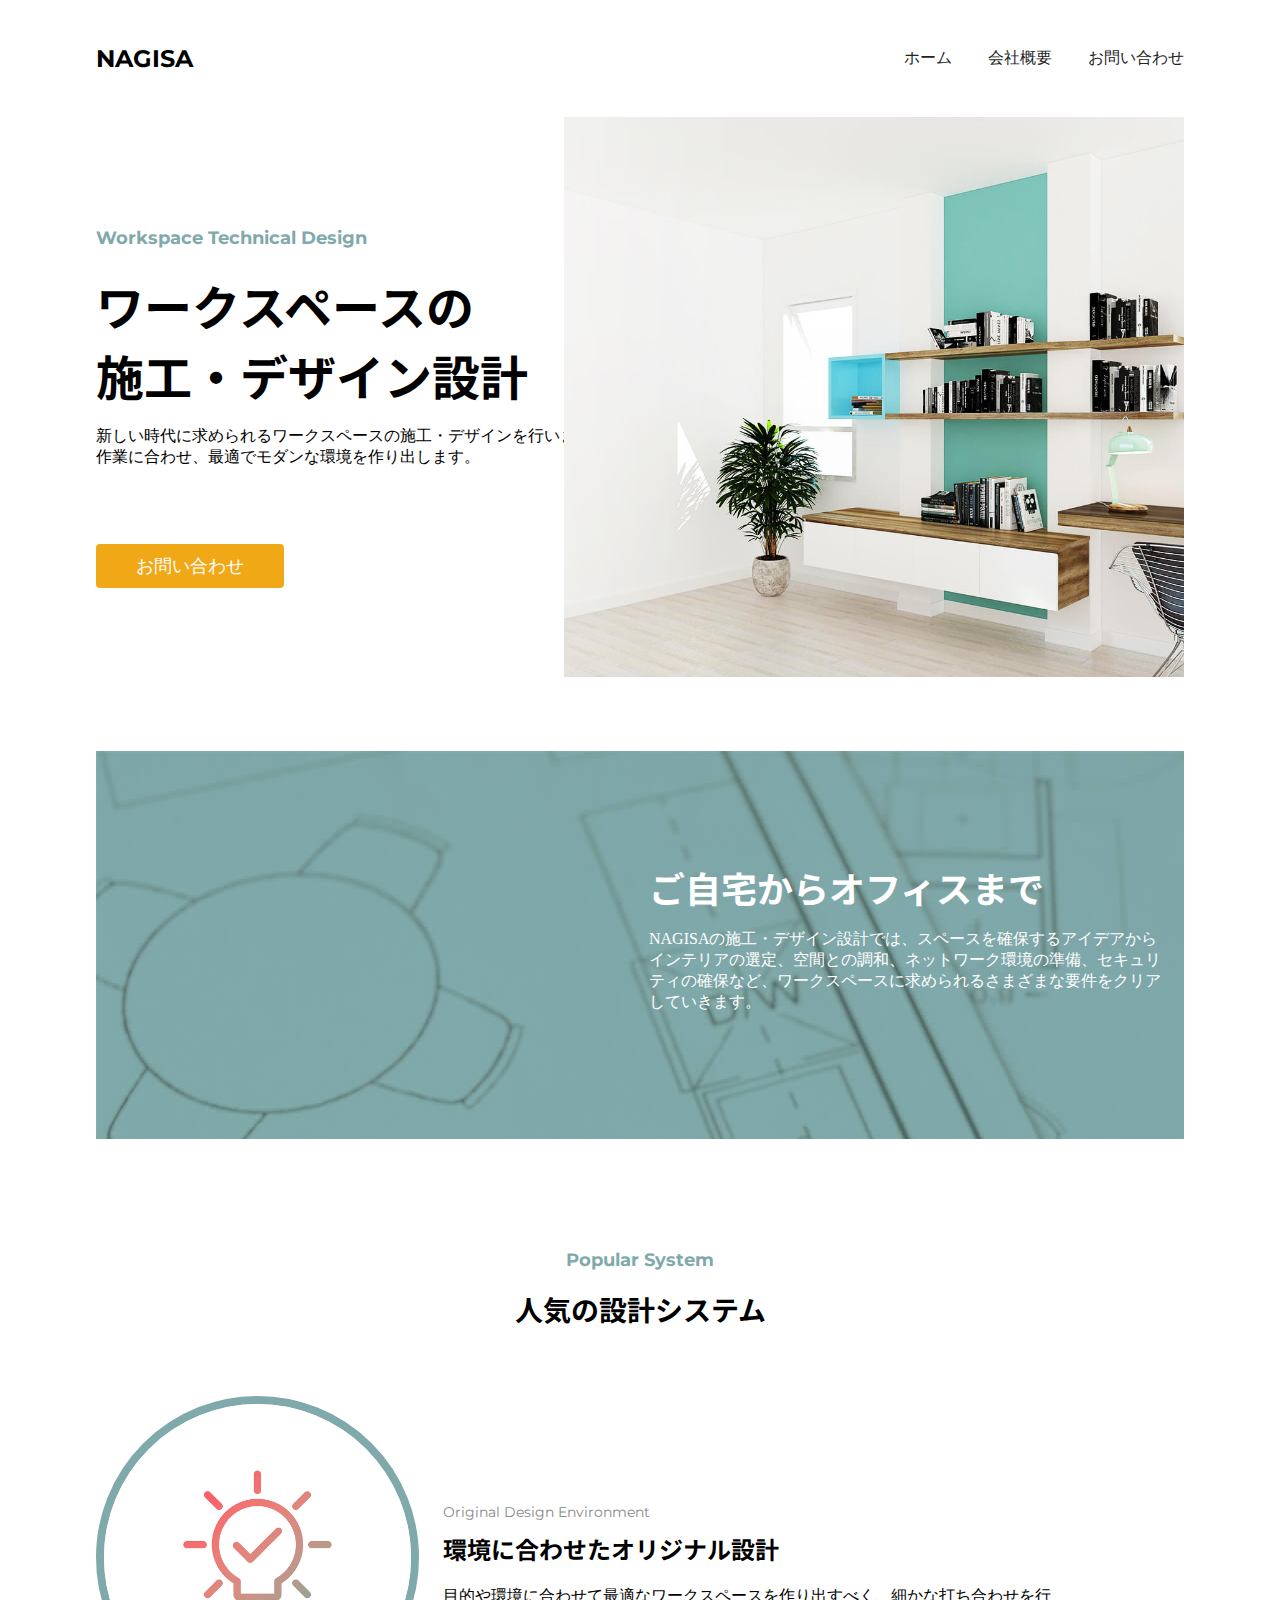
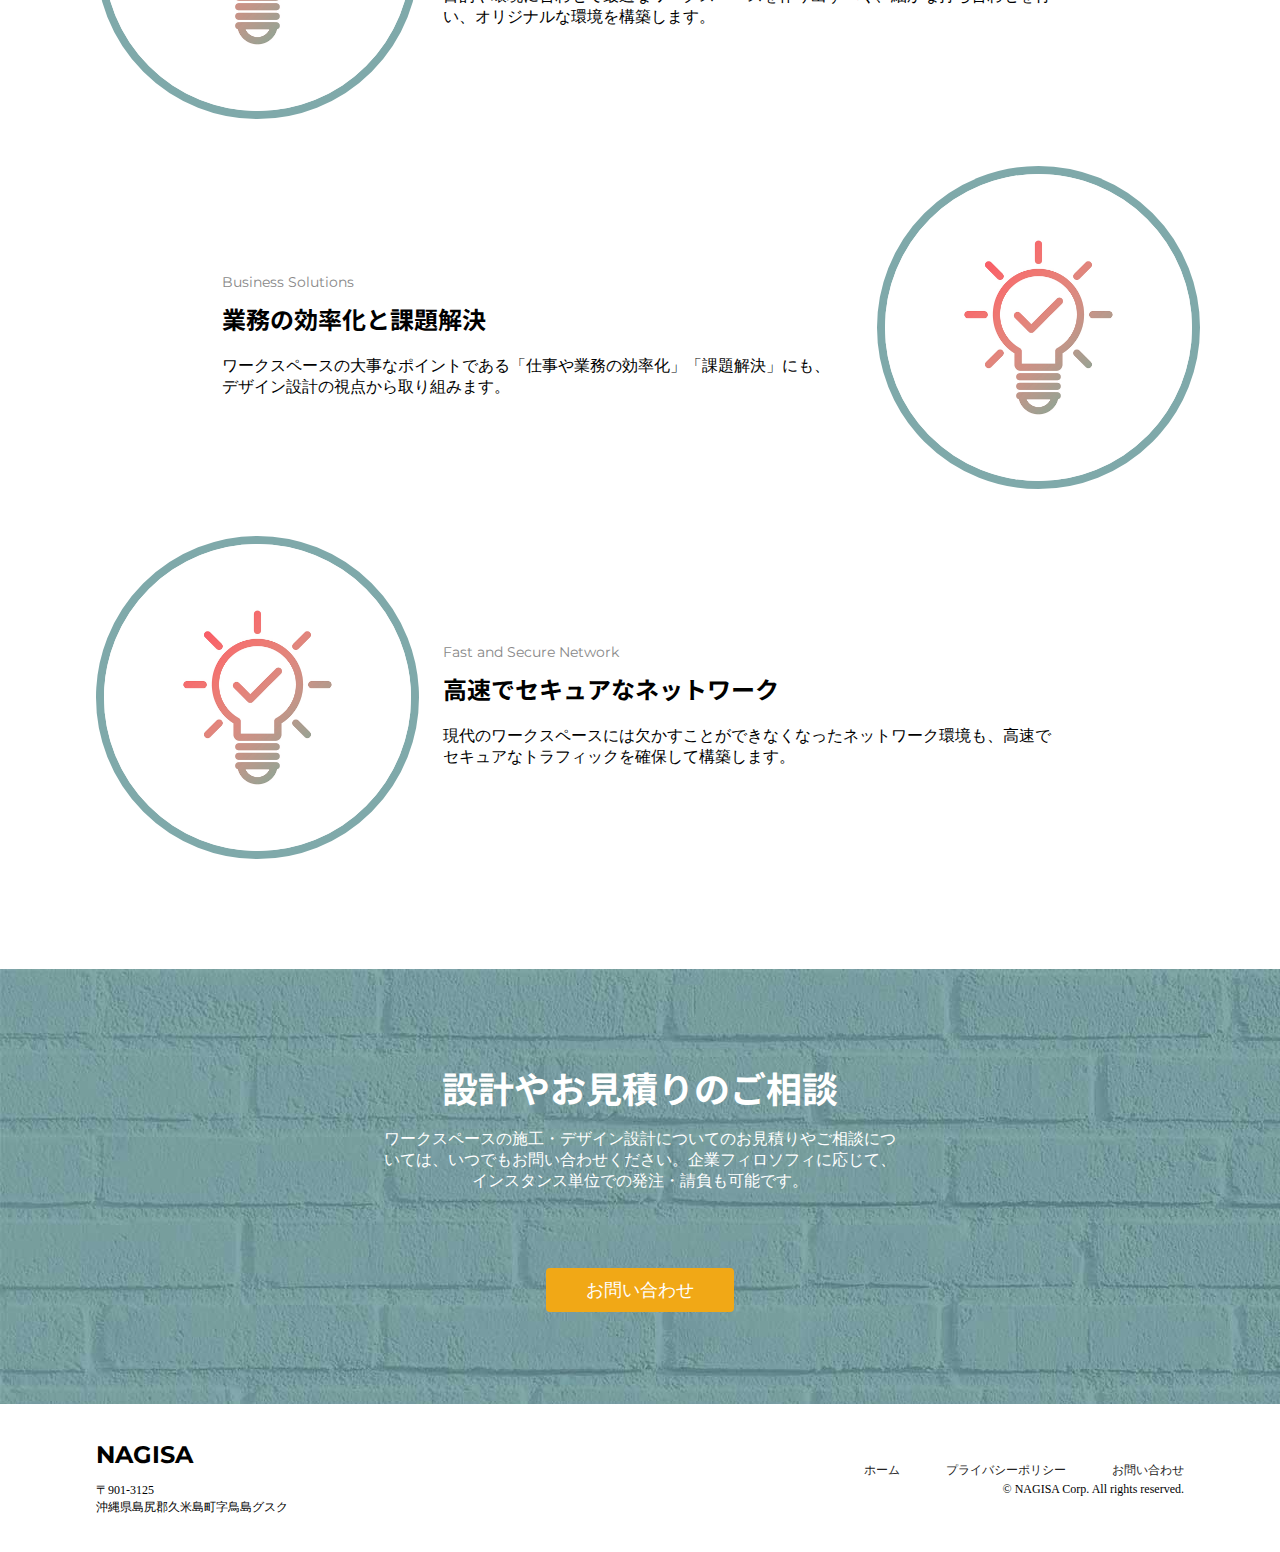
<file: index.html>
<!DOCTYPE html>
<html lang="ja">
<head>
    <meta charset="UTF-8">
    <meta http-equiv="X-UA-Compatible" content="IE=edge">
    <meta name="viewport" content="width=device-width, initial-scale=1.0">
    <link href="https://fonts.googleapis.com/css2?family=Montserrat:wght@400;700&family=Noto+Sans+JP:wght@700;900&display=swap" rel="stylesheet">
    <link rel="stylesheet" href="style.css">
    <title>NAGISA</title>
</head>
<body>
    <header class="header">
        <div class="logo">
            NAGISA
        </div>
        <nav class="nav">
            <ul>
                <li><a href="index.html">ホーム</a></li>
                <li><a href="content.html">会社概要</a></li>
                <li><a href="#">お問い合わせ</a></li>
            </ul>
        </nav>
    </header>
    <section class="hero">
        <figure>
            <img src="img/workspace.jpg" alt="">
        </figure>
        <div class="text">
            <div class="subtitle">Workspace Technical Design</div>
            <h1>ワークスペースの<br>施工・デザイン設計</h1>
            <p>新しい時代に求められるワークスペースの施工・デザインを行います。仕事内容や作業に合わせ、最適でモダンな環境を作り出します。</p>
            <a href="#" class="btn">お問い合わせ</a>
        </div>
    </section>
    <section class="top-msg">
            <article>
                <h2>ご自宅からオフィスまで</h2>
                <p>NAGISAの施工・デザイン設計では、スペースを確保するアイデアからインテリアの選定、空間との調和、ネットワーク環境の準備、セキュリティの確保など、ワークスペースに求められるさまざまな要件をクリアしていきます。</p>
            </article>
    </section>
    <section class="systems">
        <div class="subtitle">
            Popular System
        </div>
        <h2>人気の設計システム</h2>
        <div class="system-box">
            <figure>
                <img src="img/idea.png" alt="">
            </figure>
            <div class="text">
                <div class="subtitle">Original Design Environment</div>
                <h3>環境に合わせたオリジナル設計</h3>
                <p>目的や環境に合わせて最適なワークスペースを作り出すべく、細かな打ち合わせを行い、オリジナルな環境を構築します。</p>
            </div>
        </div>
        <div class="system-box">
            <figure>
                <img src="img/idea.png" alt="">
            </figure>
            <div class="text">
                <div class="subtitle">Business Solutions</div>
                <h3>業務の効率化と課題解決</h3>
                <p>ワークスペースの大事なポイントである「仕事や業務の効率化」「課題解決」にも、デザイン設計の視点から取り組みます。</p>
            </div>
        </div>
        <div class="system-box">
            <figure>
                <img src="img/idea.png" alt="">
            </figure>
            <div class="text">
                <div class="subtitle">Fast and Secure Network</div>
                <h3>高速でセキュアなネットワーク</h3>
                <p>現代のワークスペースには欠かすことができなくなったネットワーク環境も、高速でセキュアなトラフィックを確保して構築します。</p>
            </div>
        </div>
    </section>
    <section class="msg">
        <h2>設計やお見積りのご相談</h2>
        <p>ワークスペースの施工・デザイン設計についてのお見積りやご相談については、いつでもお問い合わせください。企業フィロソフィに応じて、インスタンス単位での発注・請負も可能です。</p>
        <a href="#" class="btn">お問い合わせ</a>
    </section>
    <footer class="footer">
        <div class="left">
            <div class="logo">
                NAGISA
            </div>
            <address>〒901-3125<br>沖縄県島尻郡久米島町字鳥島グスク
            </address>
        </div>
        <div class="right">
        <nav class="nav">
            <ul>
                <li><a href="index.html">ホーム</a></li>
                <li><a href="content.html">プライバシーポリシー</a></li>
                <li><a href="#">お問い合わせ</a></li>
            </ul>
        </nav>
        <small>&copy; NAGISA Corp. All rights reserved.</small>
    </div>
    </footer>
</body>
</html>
</file>
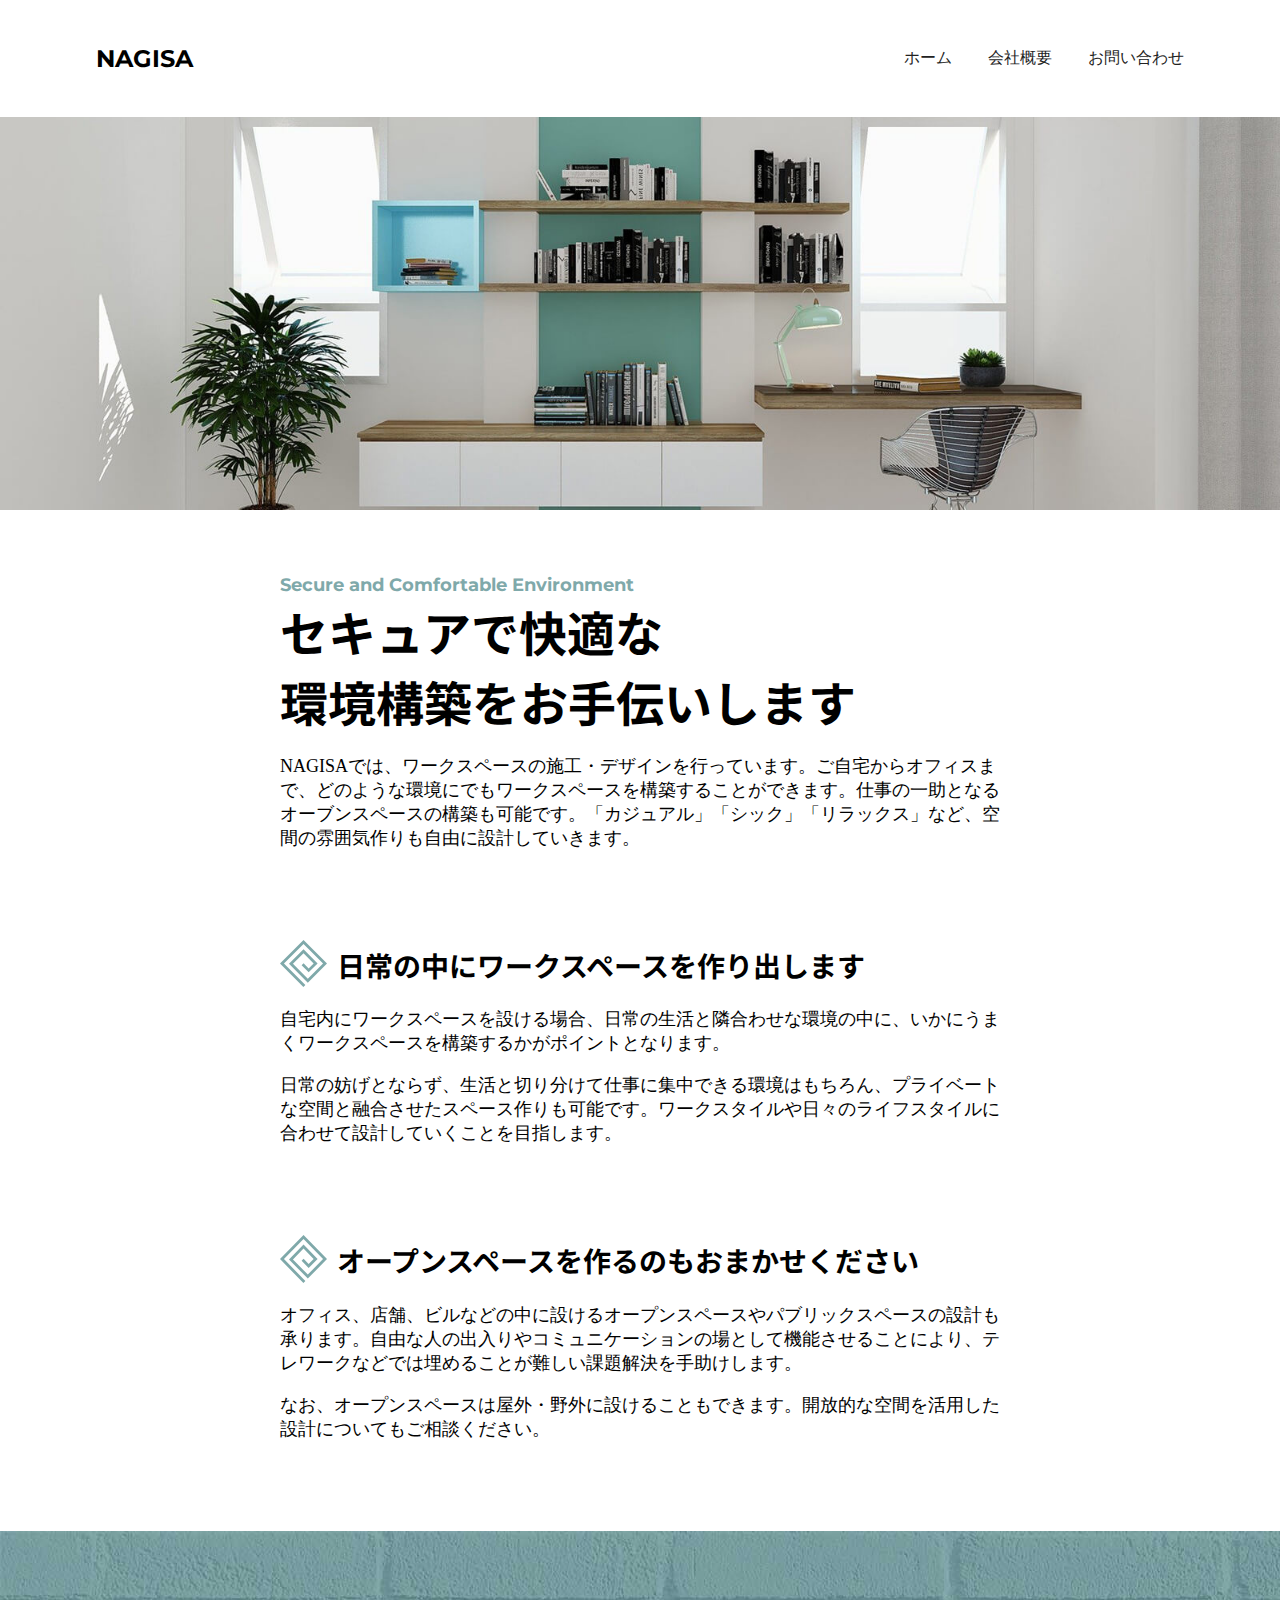
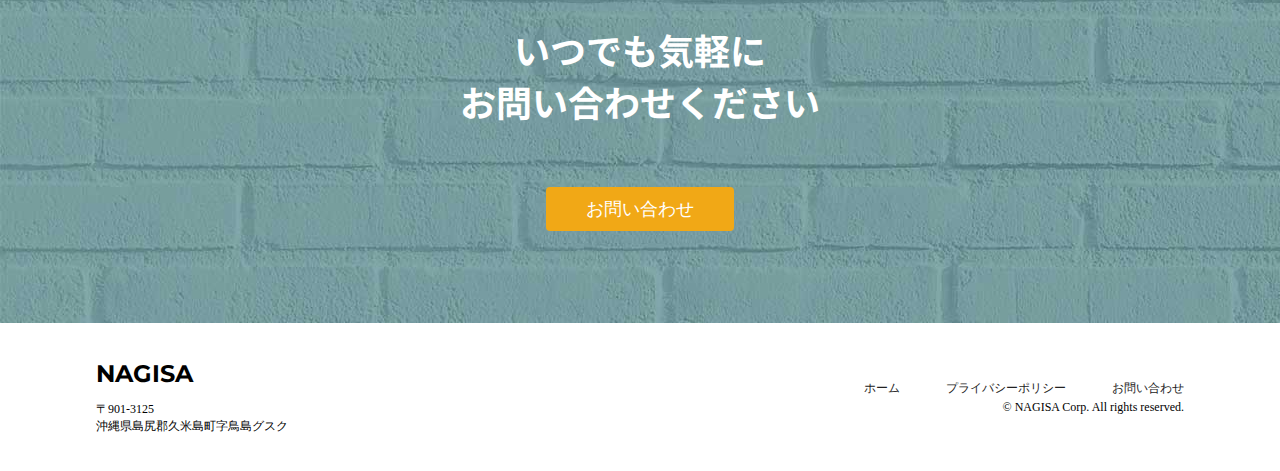
<file: content.html>
<!DOCTYPE html>
<html lang="ja">
<head>
    <meta charset="UTF-8">
    <meta http-equiv="X-UA-Compatible" content="IE=edge">
    <meta name="viewport" content="width=device-width, initial-scale=1.0">
    <link href="https://fonts.googleapis.com/css2?family=Montserrat:wght@400;700&family=Noto+Sans+JP:wght@700;900&display=swap" rel="stylesheet">
    <link rel="stylesheet" href="style.css">
    <title>NAGISA</title>
</head>
<body>
    <header class="header">
        <div class="logo">
            NAGISA
        </div>
        <nav class="nav">
            <ul>
                <li><a href="index.html">ホーム</a></li>
                <li><a href="content.html">会社概要</a></li>
                <li><a href="#">お問い合わせ</a></li>
            </ul>
        </nav>
    </header>
    <figure class="headerimg">
        <img src="img/workspace-front.jpg" alt="">
    </figure>
    <section class="content">
        <div>
            <div class="subtitle">
                Secure and Comfortable Environment
            </div>
            <h1>セキュアで快適な<br>環境構築をお手伝いします</h1>
            <p>NAGISAでは、ワークスペースの施工・デザインを行っています。ご自宅からオフィスまで、どのような環境にでもワークスペースを構築することができます。仕事の一助となるオーブンスペースの構築も可能です。「カジュアル」「シック」「リラックス」など、空間の雰囲気作りも自由に設計していきます。</p>
        </div>
        <div class="content-box">
            <h2>日常の中にワークスペースを作り出します</h2>
            <p>自宅内にワークスペースを設ける場合、日常の生活と隣合わせな環境の中に、いかにうまくワークスペースを構築するかがポイントとなります。</p>
            <p>日常の妨げとならず、生活と切り分けて仕事に集中できる環境はもちろん、プライベートな空間と融合させたスペース作りも可能です。ワークスタイルや日々のライフスタイルに合わせて設計していくことを目指します。</p>
        </div>
        <div class="content-box">
            <h2>オープンスペースを作るのもおまかせください</h2>
            <p>オフィス、店舗、ビルなどの中に設けるオープンスペースやパブリックスペースの設計も承ります。自由な人の出入りやコミュニケーションの場として機能させることにより、テレワークなどでは埋めることが難しい課題解決を手助けします。</p>
            <p>なお、オープンスペースは屋外・野外に設けることもできます。開放的な空間を活用した設計についてもご相談ください。</p>
        </div>
    </section>
    <section class="msg">
        <h2>いつでも気軽に<br>お問い合わせください</h2>
        <a href="#" class="btn">お問い合わせ</a>
    </section>
    <footer class="footer">
        <div class="left">
            <div class="logo">
                NAGISA
            </div>
            <address>〒901-3125<br>沖縄県島尻郡久米島町字鳥島グスク
            </address>
        </div>

        <div class="right">
            <nav class="nav">
                <ul>
                    <li><a href="index.html">ホーム</a></li>
                    <li><a href="content.html">プライバシーポリシー</a></li>
                    <li><a href="#">お問い合わせ</a></li>
                </ul>
            </nav>
            <small>&copy; NAGISA Corp. All rights reserved.</small>
        </div>
    </footer>
</body>
</html>
</file>
<file: style.css>
body, h1, h2, h3, figure, ul, li {
  padding: 0;
  margin: 0;
}

li {
  list-style-type: none;
}

a {
  text-decoration: none;
}

img {
  max-width: 100%;
  height: auto;
  vertical-align: bottom;
}

.subtitle {
  font-size: 14px;
  color: #7fa9aa;
  font-family: 'Montserrat',sans-serif;
  font-weight: 700;
}

@media (min-width: 768px) {
  .subtitle {
    font-size: 18px;
  }
}

h1, h2, h3 {
  font-family: 'Noto Sans JP',sans-serif;
}

.header {
  display: -webkit-box;
  display: -ms-flexbox;
  display: flex;
  -webkit-box-orient: vertical;
  -webkit-box-direction: normal;
      -ms-flex-direction: column;
          flex-direction: column;
  -webkit-box-align: center;
      -ms-flex-align: center;
          align-items: center;
  padding-top: 20px;
  padding-bottom: 18px;
}

.header .logo {
  font-family: 'Montserrat',sans-serif;
  font-size: 24px;
  font-weight: bold;
}

.header .nav {
  margin-top: 20px;
}

.header .nav ul {
  display: -webkit-box;
  display: -ms-flexbox;
  display: flex;
  width: 196px;
  -webkit-box-pack: justify;
      -ms-flex-pack: justify;
          justify-content: space-between;
}

.header .nav ul li a {
  color: #222;
  font-size: 12px;
}

@media (min-width: 768px) {
  .header {
    max-width: 1088px;
    margin: 0 auto;
    -webkit-box-orient: horizontal;
    -webkit-box-direction: normal;
        -ms-flex-direction: row;
            flex-direction: row;
    -webkit-box-pack: justify;
        -ms-flex-pack: justify;
            justify-content: space-between;
    padding-top: 44px;
    padding-bottom: 44px;
  }
  .header .nav {
    margin-top: 0;
  }
  .header .nav ul {
    width: 280px;
  }
  .header .nav ul li a {
    font-size: 16px;
  }
}

.footer {
  padding-top: 36px;
  padding-bottom: 36px;
  padding-left: 20px;
}

.footer .left .logo {
  font-family: 'Montserrat',sans-serif;
  font-size: 24px;
  font-weight: bold;
}

.footer .left address {
  font-style: normal;
  font-size: 12px;
  margin-top: 13px;
}

.footer .right .nav {
  margin-top: 35px;
  width: 260px;
}

.footer .right .nav ul {
  display: -webkit-box;
  display: -ms-flexbox;
  display: flex;
  -webkit-box-pack: justify;
      -ms-flex-pack: justify;
          justify-content: space-between;
}

.footer .right .nav ul li a {
  font-size: 11px;
  color: #222;
}

.footer .right small {
  font-size: 11px;
}

@media (min-width: 768px) {
  .footer {
    max-width: 1088px;
    padding-left: 0;
    margin: 0 auto;
    display: -webkit-box;
    display: -ms-flexbox;
    display: flex;
    -webkit-box-pack: justify;
        -ms-flex-pack: justify;
            justify-content: space-between;
    -webkit-box-align: center;
        -ms-flex-align: center;
            align-items: center;
  }
  .footer .left address {
    font-size: 12px;
  }
  .footer .right {
    text-align: right;
  }
  .footer .right .nav {
    margin-top: 0;
    width: 320px;
  }
  .footer .right .nav ul li a {
    font-size: 12px;
  }
  .footer .right small {
    font-size: 12px;
  }
}

.headerimg img {
  width: 100%;
  height: 200px;
  -o-object-fit: cover;
     object-fit: cover;
}

@media (min-width: 768px) {
  .headerimg img {
    height: 393px;
  }
}

.msg {
  background-image: url(img/wall.jpg);
  padding-top: 92px;
  padding-bottom: 92px;
  padding-left: 20px;
  padding-right: 20px;
  text-align: center;
}

.msg h2 {
  font-size: 24px;
  color: #fff;
}

.msg p {
  font-size: 12px;
  color: #fff;
}

.btn {
  font-size: 16px;
  color: white;
  display: inline-block;
  background-color: #f1a816;
  padding: 10px 40px;
  border-radius: 4px;
  margin-top: 42px;
}

.btn:hover {
  background-color: #ea8c06;
}

@media (min-width: 768px) {
  .msg h2 {
    font-size: 36px;
  }
  .msg p {
    font-size: 16px;
    max-width: 515px;
    margin-left: auto;
    margin-right: auto;
  }
  .btn {
    font-size: 18px;
    margin-top: 60px;
  }
}

.content {
  margin-top: 36px;
}

h1 {
  font-size: 32px;
}

h1 br {
  display: none;
}

.content h2 {
  display: -webkit-box;
  display: -ms-flexbox;
  display: flex;
  -webkit-box-align: center;
      -ms-flex-align: center;
          align-items: center;
}

.content h2::before {
  content: url(img/mark.svg);
  margin-right: 10px;
  line-height: 1;
}

.content p {
  font-size: 14px;
}

@media (min-width: 768px) {
  .content {
    max-width: 720px;
    margin-top: 64px;
    margin-right: auto;
    margin-bottom: 90px;
    margin-left: auto;
  }
  .content h1 {
    font-size: 48px;
  }
  .content h1 br {
    display: inline;
  }
  .content p {
    font-size: 18px;
  }
  .content .content-box {
    margin-top: 90px;
  }
  .content .content-box h2 {
    font-size: 28px;
    margin-bottom: 4opx;
  }
}

.hero {
  margin-bottom: 74px;
}

.hero img {
  width: 100%;
  height: 434px;
  -o-object-fit: cover;
     object-fit: cover;
}

.hero .text {
  margin-top: -65px;
  padding-left: 20px;
  padding-right: 20px;
}

@media (min-width: 768px) {
  .hero {
    max-width: 1088px;
    margin-left: auto;
    margin-right: auto;
    display: -webkit-box;
    display: -ms-flexbox;
    display: flex;
    -webkit-box-orient: horizontal;
    -webkit-box-direction: reverse;
        -ms-flex-direction: row-reverse;
            flex-direction: row-reverse;
  }
  .hero img {
    height: 560px;
  }
  .hero .text {
    margin-top: 110px;
    margin-right: -139px;
    padding-left: 0;
    padding-right: 0;
  }
  .hero h1 {
    margin-top: 21px;
    font-size: 48px;
    font-weight: bold;
  }
  .hero h1 br {
    display: inline;
  }
}

.top-msg {
  padding-top: 110px;
  padding-bottom: 110px;
  padding-left: 20px;
  padding-right: 20px;
  background-image: url(img/plan.jpg);
  text-align: center;
  color: #fff;
  -webkit-box-sizing: border-box;
          box-sizing: border-box;
}

.top-msg h2 {
  font-size: 24px;
}

.top-msg p {
  font-size: 12px;
}

@media (min-width: 768px) {
  .top-msg {
    max-width: 1088px;
    margin: 0 auto;
  }
  .top-msg h2 {
    max-width: 515px;
    font-size: 36px;
    margin-left: auto;
    margin-right: 0;
    text-align: left;
  }
  .top-msg p {
    max-width: 515px;
    font-size: 16px;
    margin-left: auto;
    margin-right: 0;
    text-align: left;
  }
}

.systems {
  margin-top: 74px;
  margin-bottom: 74px;
  padding-left: 20px;
  padding-right: 20px;
}

.systems .subtitle {
  text-align: center;
}

.systems h2 {
  text-align: center;
  font-size: 22px;
  margin-top: 18px;
  margin-bottom: 67px;
}

.systems .system-box {
  margin-top: 54px;
}

.systems .system-box figure {
  text-align: center;
}

.systems .system-box figure img {
  height: 82px;
  width: 82px;
  border-radius: 50%;
  border: 8px solid #7fa9aa;
}

.systems .system-box .text .subtitle {
  margin-top: 31px;
  font-weight: normal;
  color: #888;
}

.systems .system-box .text h3 {
  margin-top: 10px;
  margin-bottom: 20px;
  text-align: center;
  font-size: 20px;
}

.systems .system-box .text p {
  font-size: 14px;
}

@media (min-width: 768px) {
  .systems {
    margin-top: 110px;
    margin-bottom: 110px;
  }
  .systems h2 {
    text-align: center;
    font-size: 28px;
    margin-top: 18px;
    margin-bottom: 67px;
  }
  .systems .system-box {
    display: -webkit-box;
    display: -ms-flexbox;
    display: flex;
    -webkit-box-align: center;
        -ms-flex-align: center;
            align-items: center;
    margin-top: 47px;
    margin-right: auto;
    margin-left: auto;
    max-width: 1088px;
  }
  .systems .system-box figure {
    -webkit-box-flex: 0;
        -ms-flex: 0 0 307px;
            flex: 0 0 307px;
  }
  .systems .system-box figure img {
    width: 307px;
    height: 307px;
    -o-object-fit: cover;
       object-fit: cover;
  }
  .systems .system-box .text {
    max-width: 615px;
    margin-left: 40px;
  }
  .systems .system-box .text .subtitle {
    text-align: left;
    font-size: 14px;
  }
  .systems .system-box .text h3 {
    text-align: left;
    font-size: 24px;
  }
  .systems .system-box .text p {
    font-size: 16px;
  }
  .systems .system-box:nth-child(even) {
    -webkit-box-orient: horizontal;
    -webkit-box-direction: reverse;
        -ms-flex-direction: row-reverse;
            flex-direction: row-reverse;
  }
  .systems .system-box:nth-child(even) .text {
    margin-right: 40px;
  }
}
/*# sourceMappingURL=style.css.map */
</file>
